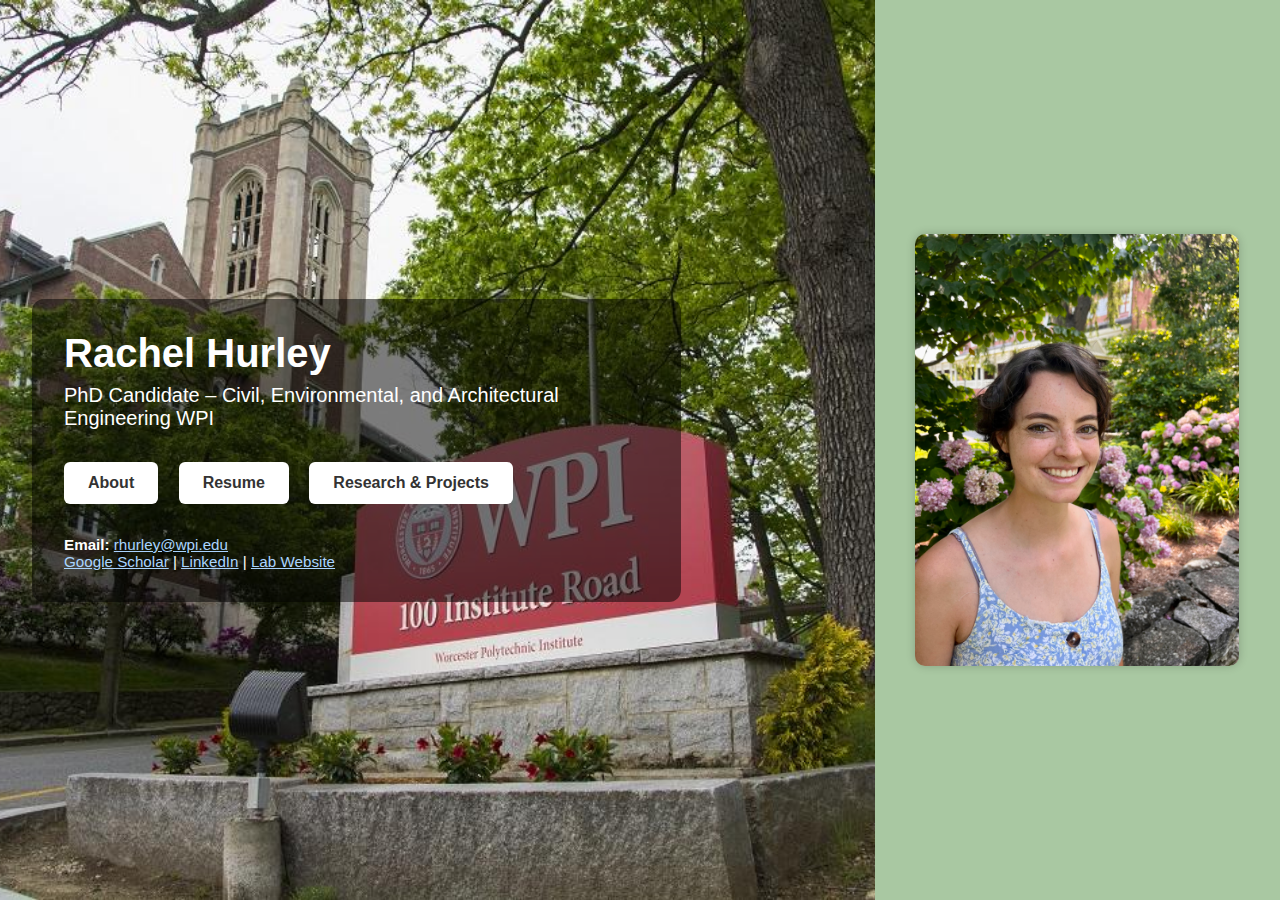
<file: index.html>
<!DOCTYPE html>
<html lang="en">
<head>
  <meta charset="UTF-8" />
  <meta name="viewport" content="width=device-width, initial-scale=1.0" />
  <title>Rachel Hurley - Portfolio</title>
  <style>
    * {
      margin: 0;
      padding: 0;
      box-sizing: border-box;
    }

    body, html {
      height: 100%;
      font-family: Arial, sans-serif;
    }

    .container {
      display: flex;
      height: 100vh;
    }

    .left {
      flex: 2;
      background-image: url('wpi-header.jpg'); /* Replace with your actual WPI image */
      background-size: cover;
      background-position: center;
      color: white;
      position: relative;
      padding: 2rem;
      display: flex;
      flex-direction: column;
      justify-content: center;
    }

    .overlay-text {
      background-color: rgba(0, 0, 0, 0.5);
      padding: 2rem;
      border-radius: 12px;
      max-width: 80%;
    }

    .overlay-text h1 {
      font-size: 2.5rem;
    }

    .overlay-text h2 {
      font-size: 1.25rem;
      margin-top: 0.5rem;
      font-weight: normal;
    }

    .nav-buttons {
      margin-top: 2rem;
    }

    .nav-buttons a {
      display: inline-block;
      margin-right: 1rem;
      padding: 0.75rem 1.5rem;
      background: white;
      color: #333;
      text-decoration: none;
      font-weight: bold;
      border-radius: 6px;
      transition: background 0.3s;
    }

    .nav-buttons a:hover {
      background: #ccc;
    }

  .right {
  flex: 1;
  background: #a9c8a2; /* soft green background */
  display: flex;
  align-items: center;
  justify-content: center;
}


    .headshot {
      max-width: 80%;
      border-radius: 10px;
      box-shadow: 0 0 10px rgba(0,0,0,0.2);
    }

    @media (max-width: 768px) {
      .container {
        flex-direction: column;
      }

      .left, .right {
        flex: none;
        height: 50%;
      }

      .overlay-text {
        max-width: 100%;
      }
    }
  </style>
</head>
<body>
  <div class="container">
    <div class="left">
      <div class="overlay-text">
  <h1>Rachel Hurley</h1>
  <h2>PhD Candidate – Civil, Environmental, and Architectural Engineering WPI</h2>
  <div class="nav-buttons">
    <a href="about.html">About</a>
    <a href="resume.html">Resume</a>
    <a href="projects.html">Research & Projects</a>
  </div>
  <div class="contact-info" style="margin-top: 2rem; font-size: 0.95rem;">
    <p><strong>Email:</strong> <a href="mailto:rhurley@wpi.edu" style="color: #aad4ff;">rhurley@wpi.edu</a></p>
    <p>
      <a href="https://scholar.google.com/citations?user=VKeRPwMAAAAJ&hl=en" style="color: #aad4ff;">Google Scholar</a> |
      <a href="https://www.linkedin.com/in/rachel-hurley1/" style="color: #aad4ff;">LinkedIn</a> |
      <a href="https://www.scliu.com/" style="color: #aad4ff;">Lab Website</a>
    </p>
  </div>
</div>

    </div>
    <div class="right">
      <img src="profile.jpg" alt="Rachel Hurley Headshot" class="headshot">
    </div>
  </div>
</body>
</html>
</file>
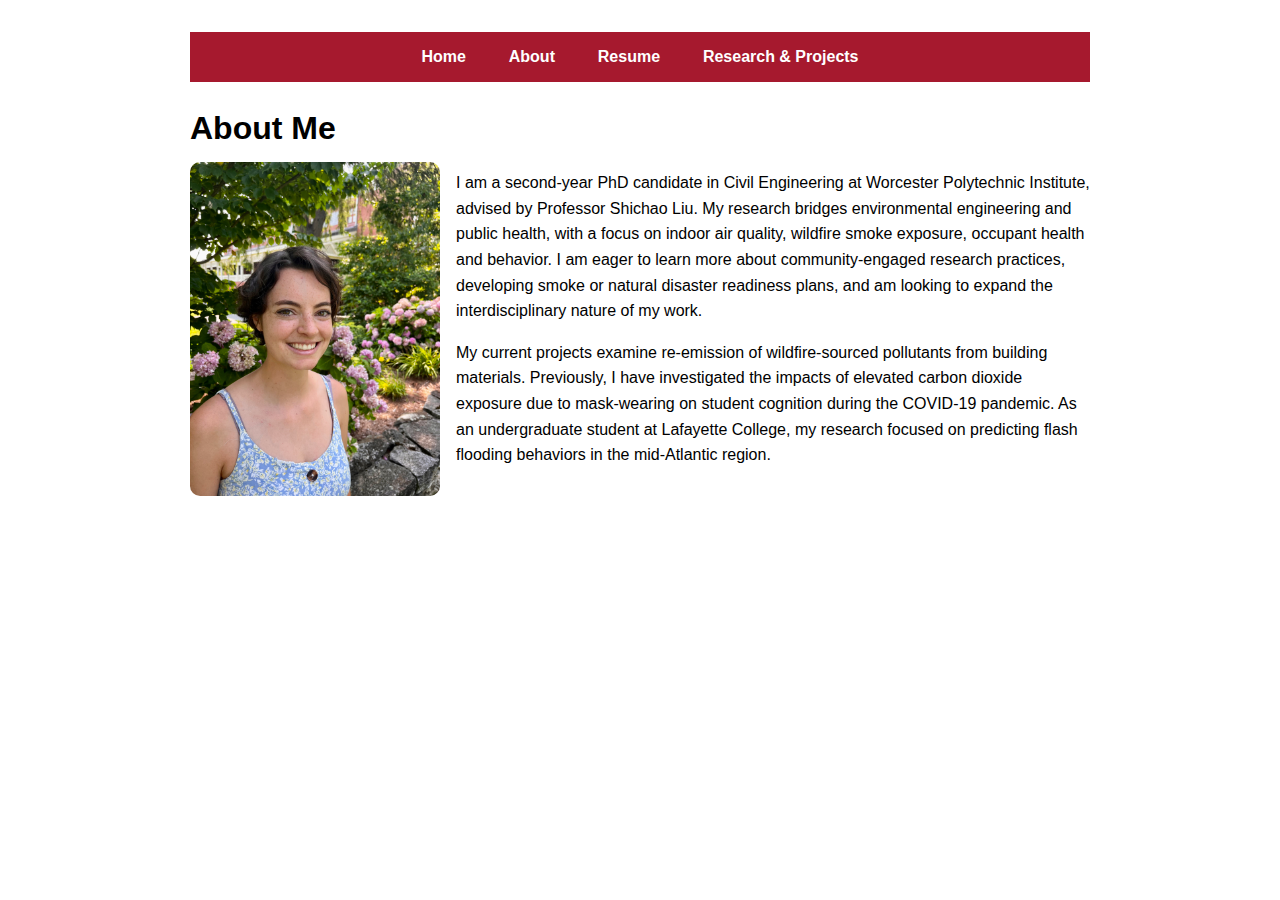
<file: about.html>
<!DOCTYPE html>
<html lang="en">
<head>
  <meta charset="UTF-8" />
  <meta name="viewport" content="width=device-width, initial-scale=1.0"/>
  <title>About – Rachel Hurley</title>
  <style>
    nav {
      background: #a6192e;
      padding: 0.75rem 1.5rem;
      text-align: center;
    }

    nav a {
      color: white;
      text-decoration: none;
      font-weight: bold;
      margin: 0 1.2rem;
    }

    nav a:hover {
      text-decoration: underline;
    }

    body {
      font-family: Arial, sans-serif;
      padding: 2rem;
      max-width: 900px;
      margin: auto;
      line-height: 1.6;
    }

    .headshot {
      max-width: 250px;
      border-radius: 10px;
      float: left;
      margin-right: 1rem;
    }

    h1 {
      margin-bottom: 0.5rem;
    }

    .clear {
      clear: both;
    }
  </style>
</head>
<body>
  <nav>
    <a href="index.html">Home</a>
    <a href="about.html">About</a>
    <a href="resume.html">Resume</a>
    <a href="projects.html">Research & Projects</a>
  </nav>

  <h1>About Me</h1>
  <img src="profile.jpg" alt="Rachel Hurley" class="headshot">
  <p>I am a second-year PhD candidate in Civil Engineering at Worcester Polytechnic Institute, advised by Professor Shichao Liu. My research bridges environmental engineering and public health, with a focus on indoor air quality, wildfire smoke exposure, occupant health and behavior. I am eager to learn more about community-engaged research practices, developing smoke or natural disaster readiness plans, and am looking to expand the interdisciplinary nature of my work.</p>

  <p>My current projects examine re-emission of wildfire-sourced pollutants from building materials. Previously, I have investigated the impacts of elevated carbon dioxide exposure due to mask-wearing on student cognition during the COVID-19 pandemic. As an undergraduate student at Lafayette College, my research focused on predicting flash flooding behaviors in the mid-Atlantic region.</p>

  <div class="clear"></div>
</body>
</html>
</file>
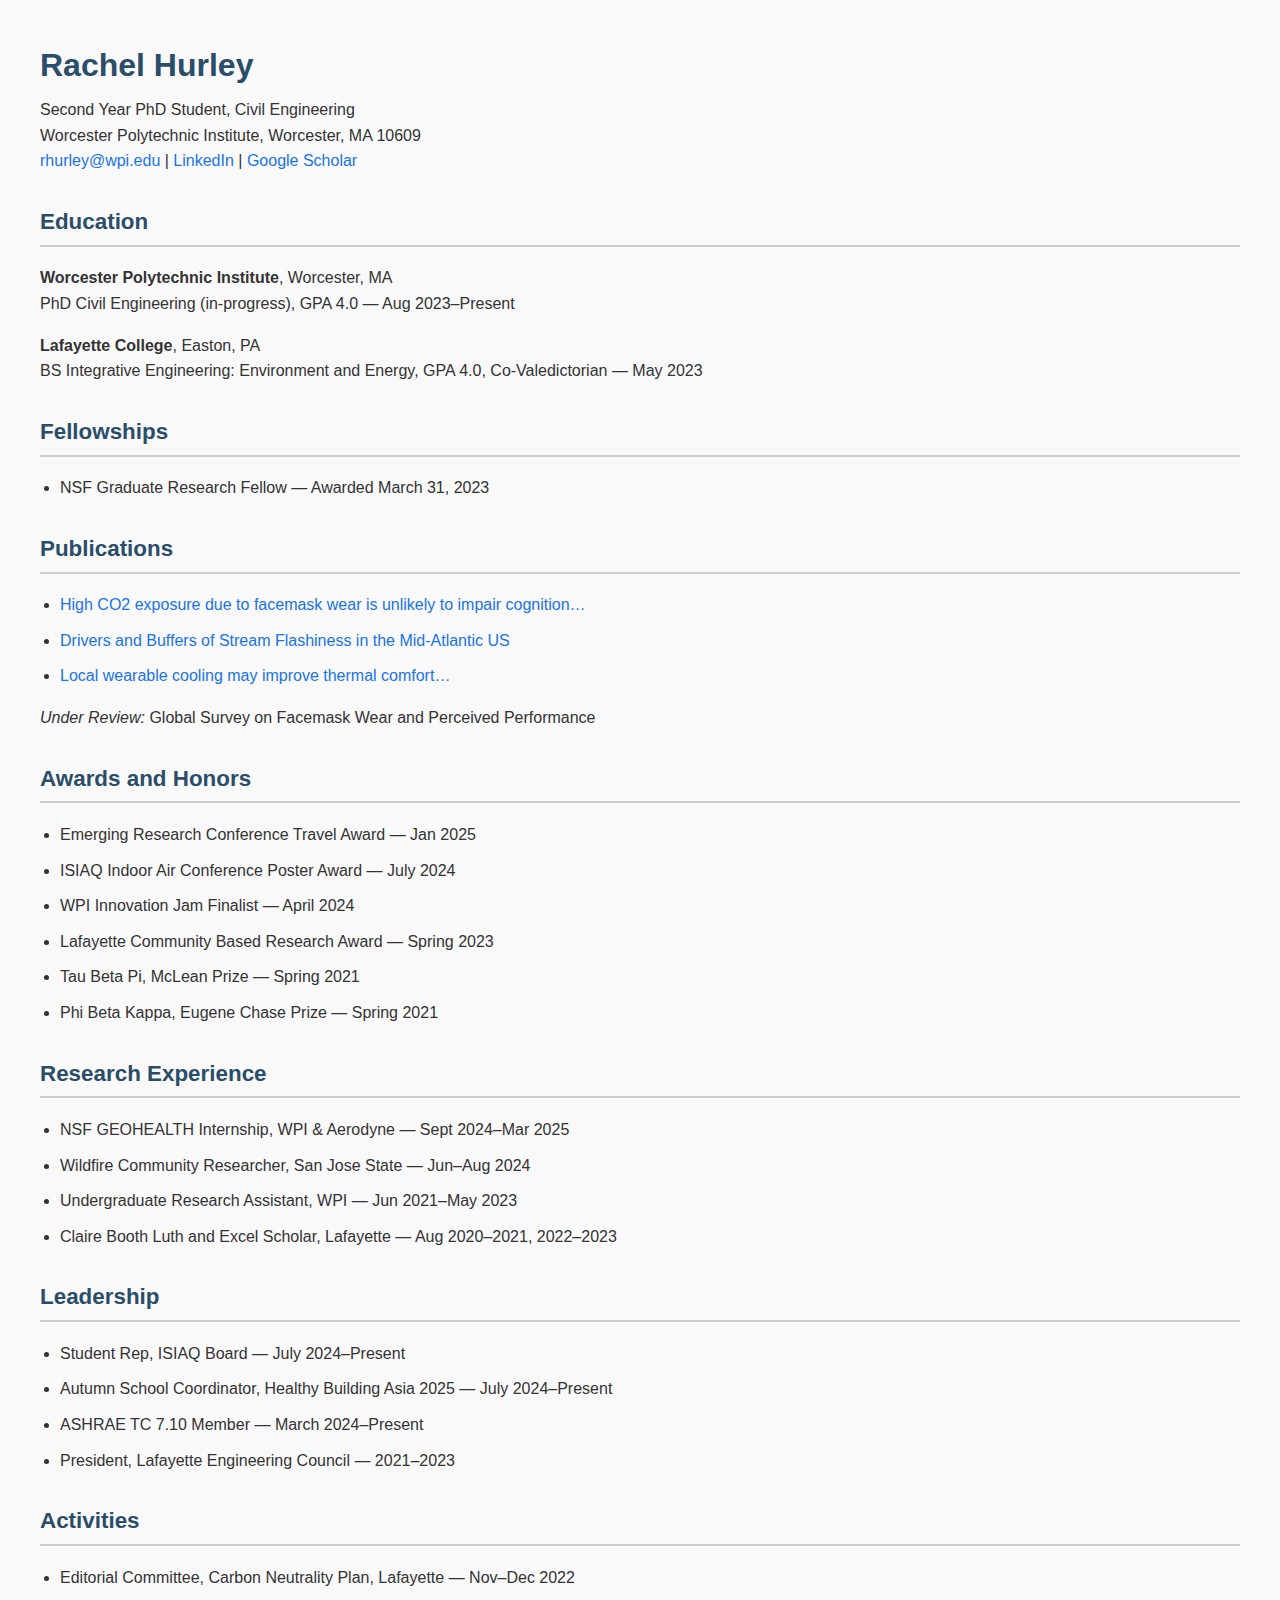
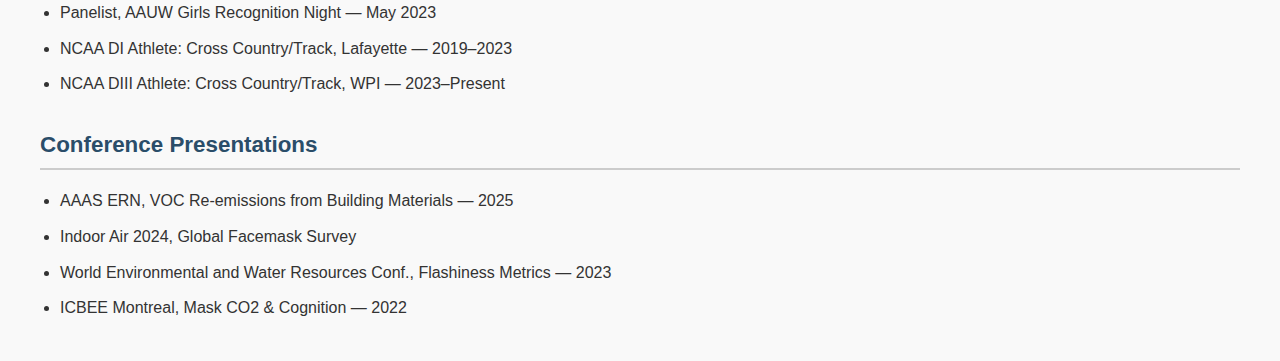
<file: rachel.html>
<!DOCTYPE html>
<html lang="en">
<head>
  <meta charset="UTF-8">
  <meta name="viewport" content="width=device-width, initial-scale=1.0">
  <title>Rachel Hurley - Resume</title>
  <style>
    body {
      font-family: Arial, sans-serif;
      margin: 40px;
      background-color: #f9f9f9;
      color: #333;
      line-height: 1.6;
    }
    h1, h2 {
      color: #2a4d69;
    }
    h1 {
      font-size: 2em;
      margin-bottom: 0;
    }
    h2 {
      font-size: 1.4em;
      border-bottom: 2px solid #ccc;
      padding-bottom: 5px;
      margin-top: 30px;
    }
    p, li {
      margin-bottom: 10px;
    }
    ul {
      padding-left: 20px;
    }
    .contact {
      margin-top: -10px;
      margin-bottom: 20px;
    }
    .section {
      margin-bottom: 20px;
    }
    a {
      color: #1a73e8;
      text-decoration: none;
    }
  </style>
</head>
<body>
  <h1>Rachel Hurley</h1>
  <div class="contact">
    <p>Second Year PhD Student, Civil Engineering<br>
    Worcester Polytechnic Institute, Worcester, MA 10609<br>
    <a href="mailto:rhurley@wpi.edu">rhurley@wpi.edu</a> | 
    <a href="https://linkedin.com/in/rachel-hurley1">LinkedIn</a> | 
    <a href="https://scholar.google.com/citations?user=VKeRPwMAAAAJ">Google Scholar</a></p>
  </div>

  <div class="section">
    <h2>Education</h2>
    <p><strong>Worcester Polytechnic Institute</strong>, Worcester, MA<br>
    PhD Civil Engineering (in-progress), GPA 4.0 — Aug 2023–Present</p>
    <p><strong>Lafayette College</strong>, Easton, PA<br>
    BS Integrative Engineering: Environment and Energy, GPA 4.0, Co-Valedictorian — May 2023</p>
  </div>

  <div class="section">
    <h2>Fellowships</h2>
    <ul>
      <li>NSF Graduate Research Fellow — Awarded March 31, 2023</li>
    </ul>
  </div>

  <div class="section">
    <h2>Publications</h2>
    <ul>
      <li><a href="https://doi.org/10.1016/j.enbenv.2024.05.005">High CO2 exposure due to facemask wear is unlikely to impair cognition…</a></li>
      <li><a href="https://doi.org/10.1002/hyp.15302">Drivers and Buffers of Stream Flashiness in the Mid‐Atlantic US</a></li>
      <li><a href="https://doi.org/10.1016/j.buildenv.2024.111367">Local wearable cooling may improve thermal comfort…</a></li>
    </ul>
    <p><em>Under Review:</em> Global Survey on Facemask Wear and Perceived Performance</p>
  </div>

  <div class="section">
    <h2>Awards and Honors</h2>
    <ul>
      <li>Emerging Research Conference Travel Award — Jan 2025</li>
      <li>ISIAQ Indoor Air Conference Poster Award — July 2024</li>
      <li>WPI Innovation Jam Finalist — April 2024</li>
      <li>Lafayette Community Based Research Award — Spring 2023</li>
      <li>Tau Beta Pi, McLean Prize — Spring 2021</li>
      <li>Phi Beta Kappa, Eugene Chase Prize — Spring 2021</li>
    </ul>
  </div>

  <div class="section">
    <h2>Research Experience</h2>
    <ul>
      <li>NSF GEOHEALTH Internship, WPI & Aerodyne — Sept 2024–Mar 2025</li>
      <li>Wildfire Community Researcher, San Jose State — Jun–Aug 2024</li>
      <li>Undergraduate Research Assistant, WPI — Jun 2021–May 2023</li>
      <li>Claire Booth Luth and Excel Scholar, Lafayette — Aug 2020–2021, 2022–2023</li>
    </ul>
  </div>

  <div class="section">
    <h2>Leadership</h2>
    <ul>
      <li>Student Rep, ISIAQ Board — July 2024–Present</li>
      <li>Autumn School Coordinator, Healthy Building Asia 2025 — July 2024–Present</li>
      <li>ASHRAE TC 7.10 Member — March 2024–Present</li>
      <li>President, Lafayette Engineering Council — 2021–2023</li>
    </ul>
  </div>

  <div class="section">
    <h2>Activities</h2>
    <ul>
      <li>Editorial Committee, Carbon Neutrality Plan, Lafayette — Nov–Dec 2022</li>
      <li>Panelist, AAUW Girls Recognition Night — May 2023</li>
      <li>NCAA DI Athlete: Cross Country/Track, Lafayette — 2019–2023</li>
      <li>NCAA DIII Athlete: Cross Country/Track, WPI — 2023–Present</li>
    </ul>
  </div>

  <div class="section">
    <h2>Conference Presentations</h2>
    <ul>
      <li>AAAS ERN, VOC Re-emissions from Building Materials — 2025</li>
      <li>Indoor Air 2024, Global Facemask Survey</li>
      <li>World Environmental and Water Resources Conf., Flashiness Metrics — 2023</li>
      <li>ICBEE Montreal, Mask CO2 & Cognition — 2022</li>
    </ul>
  </div>
</body>
</html>
</file>
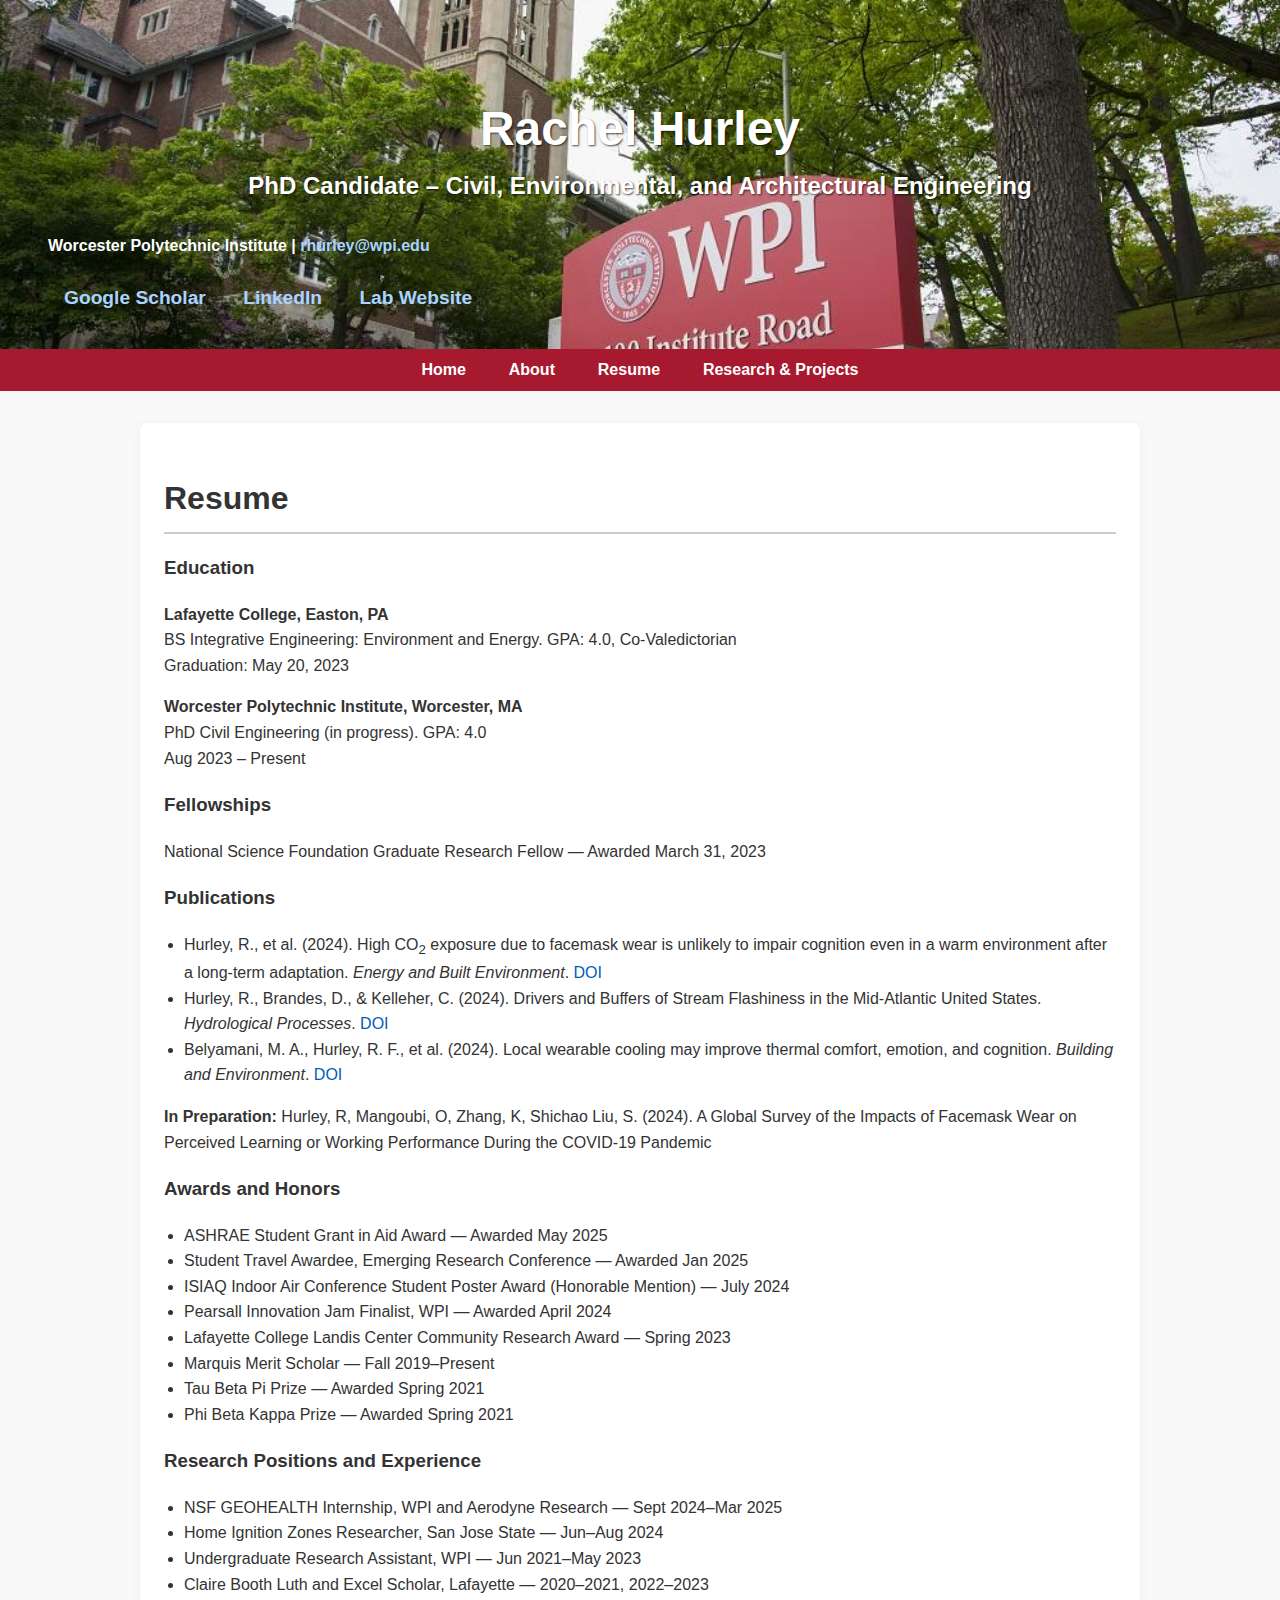
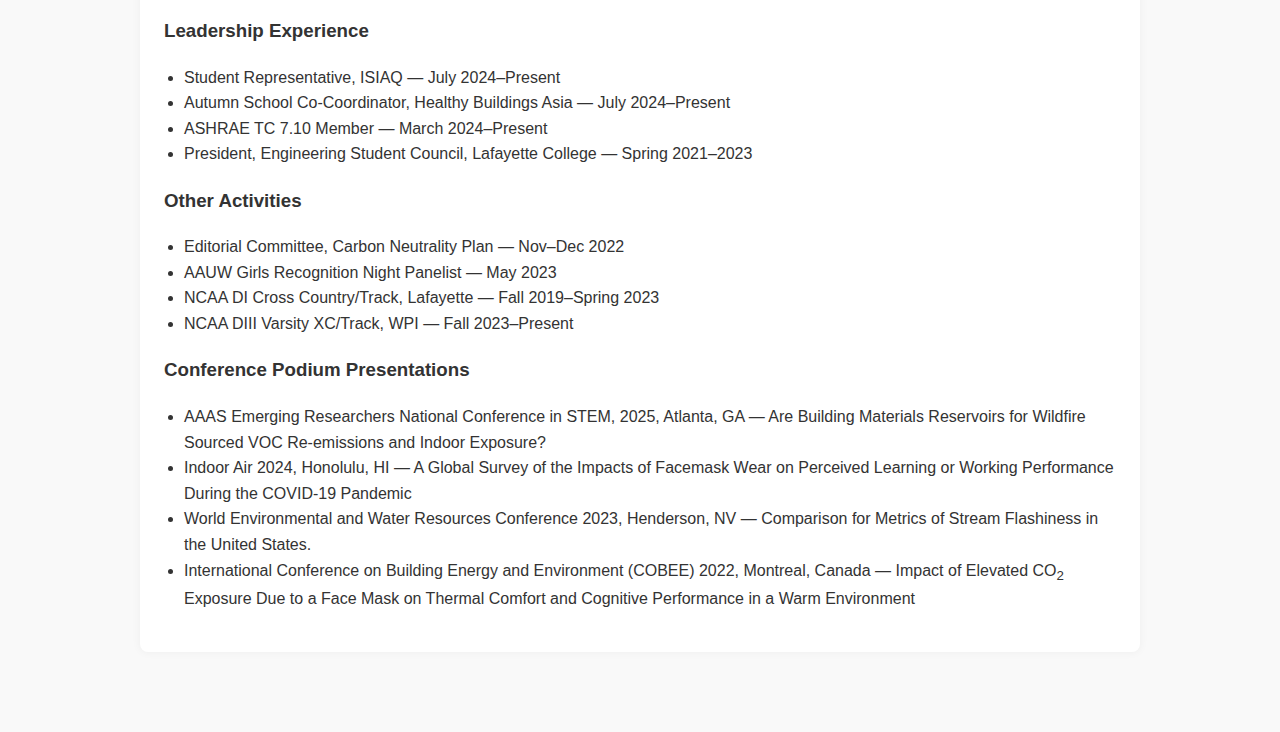
<file: resume.html>
<!DOCTYPE html>
<html lang="en">
<head>
  <meta charset="UTF-8" />
  <meta name="viewport" content="width=device-width, initial-scale=1.0" />
  <title>Resume – Rachel Hurley</title>
  <link rel="stylesheet" href="style.css" />
  <style>
    header {
      background-image: url('wpi-header.jpg');
      background-size: cover;
      background-position: center 45%;
      color: white;
      padding: 6rem 1rem 9rem;
      position: relative;
      text-align: center;
    }

    nav {
      background: #a6192e;
      padding: 0.75rem 1.5rem;
      text-align: center;
    }

    nav a {
      color: white;
      text-decoration: none;
      font-weight: bold;
      margin: 0 1.2rem;
    }

    nav a:hover {
      text-decoration: underline;
    }

    .header-wrapper {
      max-width: 1200px;
      margin: 0 auto;
      display: flex;
      flex-direction: column;
      align-items: center;
      justify-content: center;
    }

    .header-main h1,
    .header-main h2 {
      margin: 0.3rem 0;
      color: white;
      text-shadow: 1px 1px 2px rgba(0,0,0,0.7);
    }

    .header-main h2 {
      font-weight: bold;
      margin-top: 1rem;
    }

    .header-contact {
      position: absolute;
      bottom: 2.5rem;
      left: 3rem;
      text-align: left;
      color: white;
    }

    .header-contact p {
      margin: 0.5rem 0;
    }

    .header-contact a {
      margin-right: 1rem;
      font-weight: bold;
      color: #aad4ff;
      text-decoration: none;
    }

    main {
      padding: 2rem;
      max-width: 1000px;
      margin: auto;
      font-family: Arial, sans-serif;
      line-height: 1.6;
    }

    ul {
      padding-left: 1.25rem;
    }
  </style>
</head>
<body>
  <header>
    <div class="header-wrapper">
      <div class="header-main">
        <h1>Rachel Hurley</h1>
        <h2>PhD Candidate – Civil, Environmental, and Architectural Engineering</h2>
      </div>
    </div>
    <div class="header-contact">
      <p><strong>Worcester Polytechnic Institute | <a href="mailto:rhurley@wpi.edu">rhurley@wpi.edu</a></strong></p>
      <div class="center-links">
        <a href="https://scholar.google.com/citations?user=VKeRPwMAAAAJ">Google Scholar</a>
        <a href="https://linkedin.com/in/rachel-hurley1">LinkedIn</a>
        <a href="https://users.wpi.edu/~sliu6/">Lab Website</a>
      </div>
    </div>
  </header>

  <nav>
    <a href="index.html">Home</a>
    <a href="about.html">About</a>
    <a href="resume.html">Resume</a>
    <a href="projects.html">Research & Projects</a>
  </nav>

  <main>
    <section id="resume">
      <h2>Resume</h2>

      <h3>Education</h3>
      <p><strong>Lafayette College, Easton, PA</strong><br>
      BS Integrative Engineering: Environment and Energy. GPA: 4.0, Co-Valedictorian<br>
      Graduation: May 20, 2023</p>
      <p><strong>Worcester Polytechnic Institute, Worcester, MA</strong><br>
      PhD Civil Engineering (in progress). GPA: 4.0<br>
      Aug 2023 – Present</p>

      <h3>Fellowships</h3>
      <p>National Science Foundation Graduate Research Fellow — Awarded March 31, 2023</p>

      <h3>Publications</h3>
      <ul>
        <li>Hurley, R., et al. (2024). High CO<sub>2</sub> exposure due to facemask wear is unlikely to impair cognition even in a warm environment after a long-term adaptation. <em>Energy and Built Environment</em>. <a href="https://doi.org/10.1016/j.enbenv.2024.05.005">DOI</a></li>
        <li>Hurley, R., Brandes, D., & Kelleher, C. (2024). Drivers and Buffers of Stream Flashiness in the Mid-Atlantic United States. <em>Hydrological Processes</em>. <a href="https://doi.org/10.1002/hyp.15302">DOI</a></li>
        <li>Belyamani, M. A., Hurley, R. F., et al. (2024). Local wearable cooling may improve thermal comfort, emotion, and cognition. <em>Building and Environment</em>. <a href="https://doi.org/10.1016/j.buildenv.2024.111367">DOI</a></li>
      </ul>
      <p><strong>In Preparation:</strong> Hurley, R, Mangoubi, O, Zhang, K, Shichao Liu, S. (2024). A Global Survey of the Impacts of Facemask Wear on Perceived Learning or Working Performance During the COVID-19 Pandemic</p>

      <h3>Awards and Honors</h3>
      <ul>
        <li>ASHRAE Student Grant in Aid Award — Awarded May 2025</li>
        <li>Student Travel Awardee, Emerging Research Conference — Awarded Jan 2025</li>
        <li>ISIAQ Indoor Air Conference Student Poster Award (Honorable Mention) — July 2024</li>
        <li>Pearsall Innovation Jam Finalist, WPI — Awarded April 2024</li>
        <li>Lafayette College Landis Center Community Research Award — Spring 2023</li>
        <li>Marquis Merit Scholar — Fall 2019–Present</li>
        <li>Tau Beta Pi Prize — Awarded Spring 2021</li>
        <li>Phi Beta Kappa Prize — Awarded Spring 2021</li>
      </ul>

      <h3>Research Positions and Experience</h3>
      <ul>
        <li>NSF GEOHEALTH Internship, WPI and Aerodyne Research — Sept 2024–Mar 2025</li>
        <li>Home Ignition Zones Researcher, San Jose State — Jun–Aug 2024</li>
        <li>Undergraduate Research Assistant, WPI — Jun 2021–May 2023</li>
        <li>Claire Booth Luth and Excel Scholar, Lafayette — 2020–2021, 2022–2023</li>
      </ul>

      <h3>Leadership Experience</h3>
      <ul>
        <li>Student Representative, ISIAQ — July 2024–Present</li>
        <li>Autumn School Co-Coordinator, Healthy Buildings Asia — July 2024–Present</li>
        <li>ASHRAE TC 7.10 Member — March 2024–Present</li>
        <li>President, Engineering Student Council, Lafayette College — Spring 2021–2023</li>
      </ul>

      <h3>Other Activities</h3>
      <ul>
        <li>Editorial Committee, Carbon Neutrality Plan — Nov–Dec 2022</li>
        <li>AAUW Girls Recognition Night Panelist — May 2023</li>
        <li>NCAA DI Cross Country/Track, Lafayette — Fall 2019–Spring 2023</li>
        <li>NCAA DIII Varsity XC/Track, WPI — Fall 2023–Present</li>
      </ul>

      <h3>Conference Podium Presentations</h3>
      <ul>
        <li>AAAS Emerging Researchers National Conference in STEM, 2025, Atlanta, GA — Are Building Materials Reservoirs for Wildfire Sourced VOC Re-emissions and Indoor Exposure?</li>
        <li>Indoor Air 2024, Honolulu, HI — A Global Survey of the Impacts of Facemask Wear on Perceived Learning or Working Performance During the COVID-19 Pandemic</li>
        <li>World Environmental and Water Resources Conference 2023, Henderson, NV — Comparison for Metrics of Stream Flashiness in the United States.</li>
        <li>International Conference on Building Energy and Environment (COBEE) 2022, Montreal, Canada — Impact of Elevated CO<sub>2</sub> Exposure Due to a Face Mask on Thermal Comfort and Cognitive Performance in a Warm Environment</li>
      </ul>
    </section>
  </main>
</body>
</html>
</file>
<file: style.css>
/* style.css */
body {
  font-family: 'Segoe UI', Tahoma, Geneva, Verdana, sans-serif;
  margin: 0;
  padding: 0;
  background: #f9f9f9;
  color: #333;
}

header {
  background-color: #C4122E;
  background-size: cover;
  background-position: center;
  color: #000;
  padding: 80px 20px;
  text-align: center;
}

header h1 {
  font-size: 3rem;
  margin: 0;
}

header h2 {
  font-size: 1.5rem;
  margin: 0.5rem 0 0.5rem;
}

header p a {
  color: #000;
  text-decoration: underline;
}

main {
  max-width: 960px;
  margin: 2rem auto;
  padding: 0 1rem;
}

section {
  background: white;
  border-radius: 8px;
  box-shadow: 0 0 10px rgba(0,0,0,0.05);
  margin-bottom: 3rem;
  padding: 1.5rem;
}

section h2 {
  border-bottom: 2px solid #ccc;
  padding-bottom: 0.5rem;
  margin-bottom: 1rem;
  font-size: 2rem;
}

.two-col {
  display: flex;
  gap: 20px;
  flex-wrap: wrap;
}

.two-col img {
  max-width: 100%;
  height: auto;
  flex: 1 1 300px;
  border-radius: 8px;
}

.bio {
  flex: 2 1 400px;
}

a {
  color: #005bbb;
  text-decoration: none;
}

a:hover {
  text-decoration: underline;
}

.center-links {
  text-align: center;
  font-size: 1.2rem;
  margin-top: 2rem;
}

.center-links a {
  margin: 0 1rem;
  font-weight: bold;
}

.img-section img {
  width: 100%;
  border: 1px solid #ccc;
  border-radius: 4px;
  margin-top: 10px;
}
</file>
